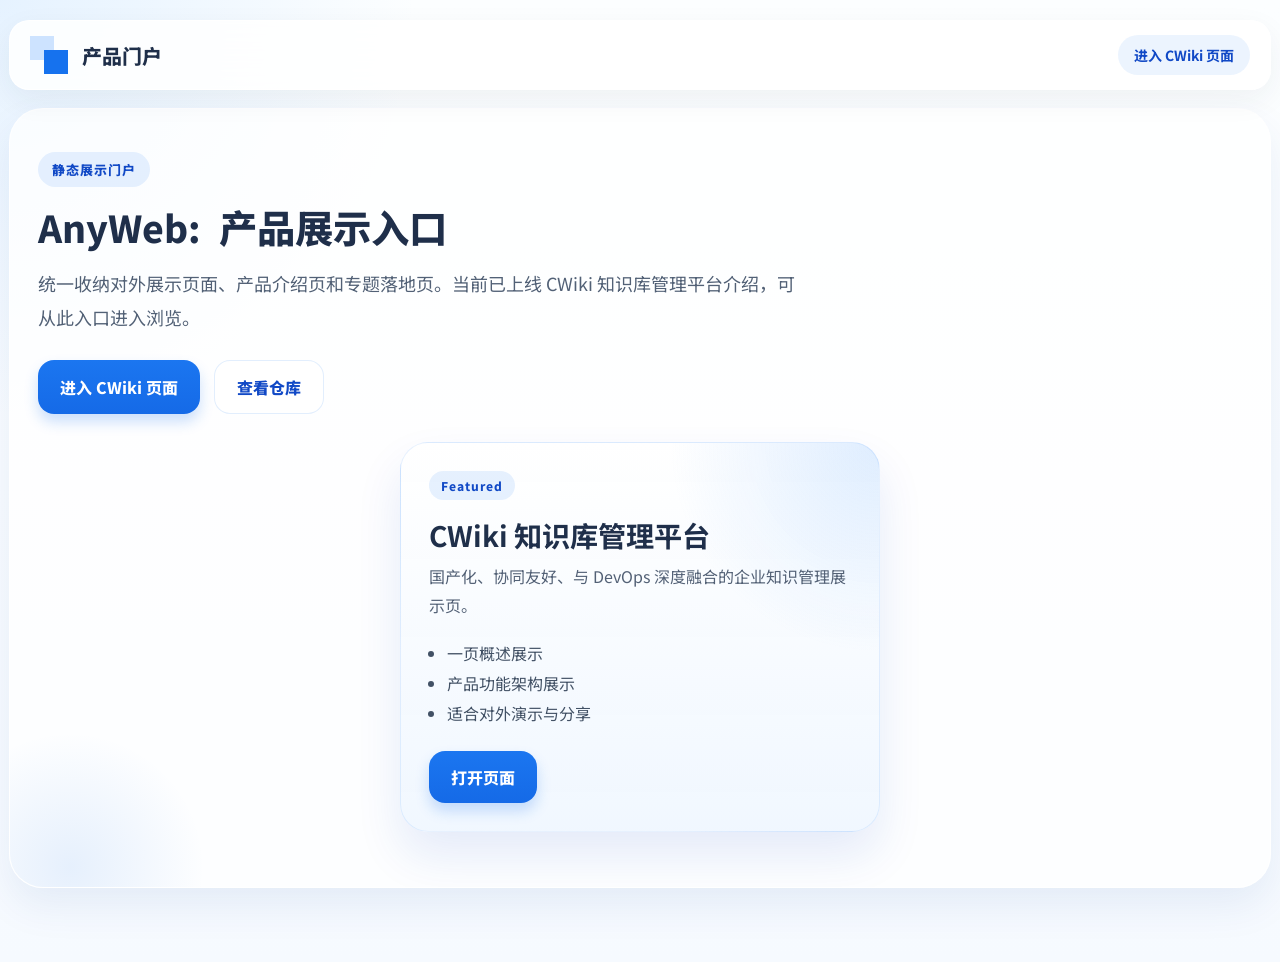
<file: docs/index.html>
<!doctype html>
<html lang="zh-CN">
  <head>
    <meta charset="UTF-8" />
    <meta name="viewport" content="width=device-width, initial-scale=1.0" />
    <title>CWiki 知识库管理平台产品介绍</title>
    <link rel="preconnect" href="https://fonts.googleapis.com" />
    <link rel="preconnect" href="https://fonts.gstatic.com" crossorigin />
    <link
      href="https://fonts.googleapis.com/css2?family=Noto+Sans+SC:wght@400;500;700;800&display=swap"
      rel="stylesheet"
    />
    <link rel="stylesheet" href="./styles.css" />
  </head>
  <body>
    <div class="page-shell">
      <header class="topbar">
        <a class="brand" href="#overview">
          <span class="brand-mark" aria-hidden="true">
            <i></i>
            <i></i>
          </span>
          <span class="brand-name">产品门户</span>
        </a>
        <nav class="topnav">
          <a href="./cwiki_landing_page.html">进入 CWiki 页面</a>
        </nav>
      </header>

      <main>
        <section class="portal-hero panel" id="portal-home">
          <div class="portal-grid">
            <div class="portal-copy">
              <div class="portal-tag">静态展示门户</div>
              <div class="title-row portal-title-row">
                <span class="title-prefix">AnyWeb:</span>
                <h1>产品展示入口</h1>
              </div>
              <p class="portal-desc">
                统一收纳对外展示页面、产品介绍页和专题落地页。当前已上线 CWiki
                知识库管理平台介绍，可从此入口进入浏览。
              </p>
              <div class="portal-actions">
                <a class="portal-button primary" href="./cwiki_landing_page.html">进入 CWiki 页面</a>
                <a class="portal-button secondary" href="https://github.com/jasonfong2024/anyweb" target="_blank" rel="noreferrer">查看仓库</a>
              </div>
            </div>

            <div class="portal-card-area">
              <article class="portal-card featured">
                <div class="portal-card-badge">Featured</div>
                <h2>CWiki 知识库管理平台</h2>
                <p>国产化、协同友好、与 DevOps 深度融合的企业知识管理展示页。</p>
                <ul>
                  <li>一页概述展示</li>
                  <li>产品功能架构展示</li>
                  <li>适合对外演示与分享</li>
                </ul>
                <a class="inline-entry" href="./cwiki_landing_page.html">打开页面</a>
              </article>
            </div>
          </div>
        </section>
      </main>
    </div>

    <script src="./script.js"></script>
  </body>
</html>
</file>
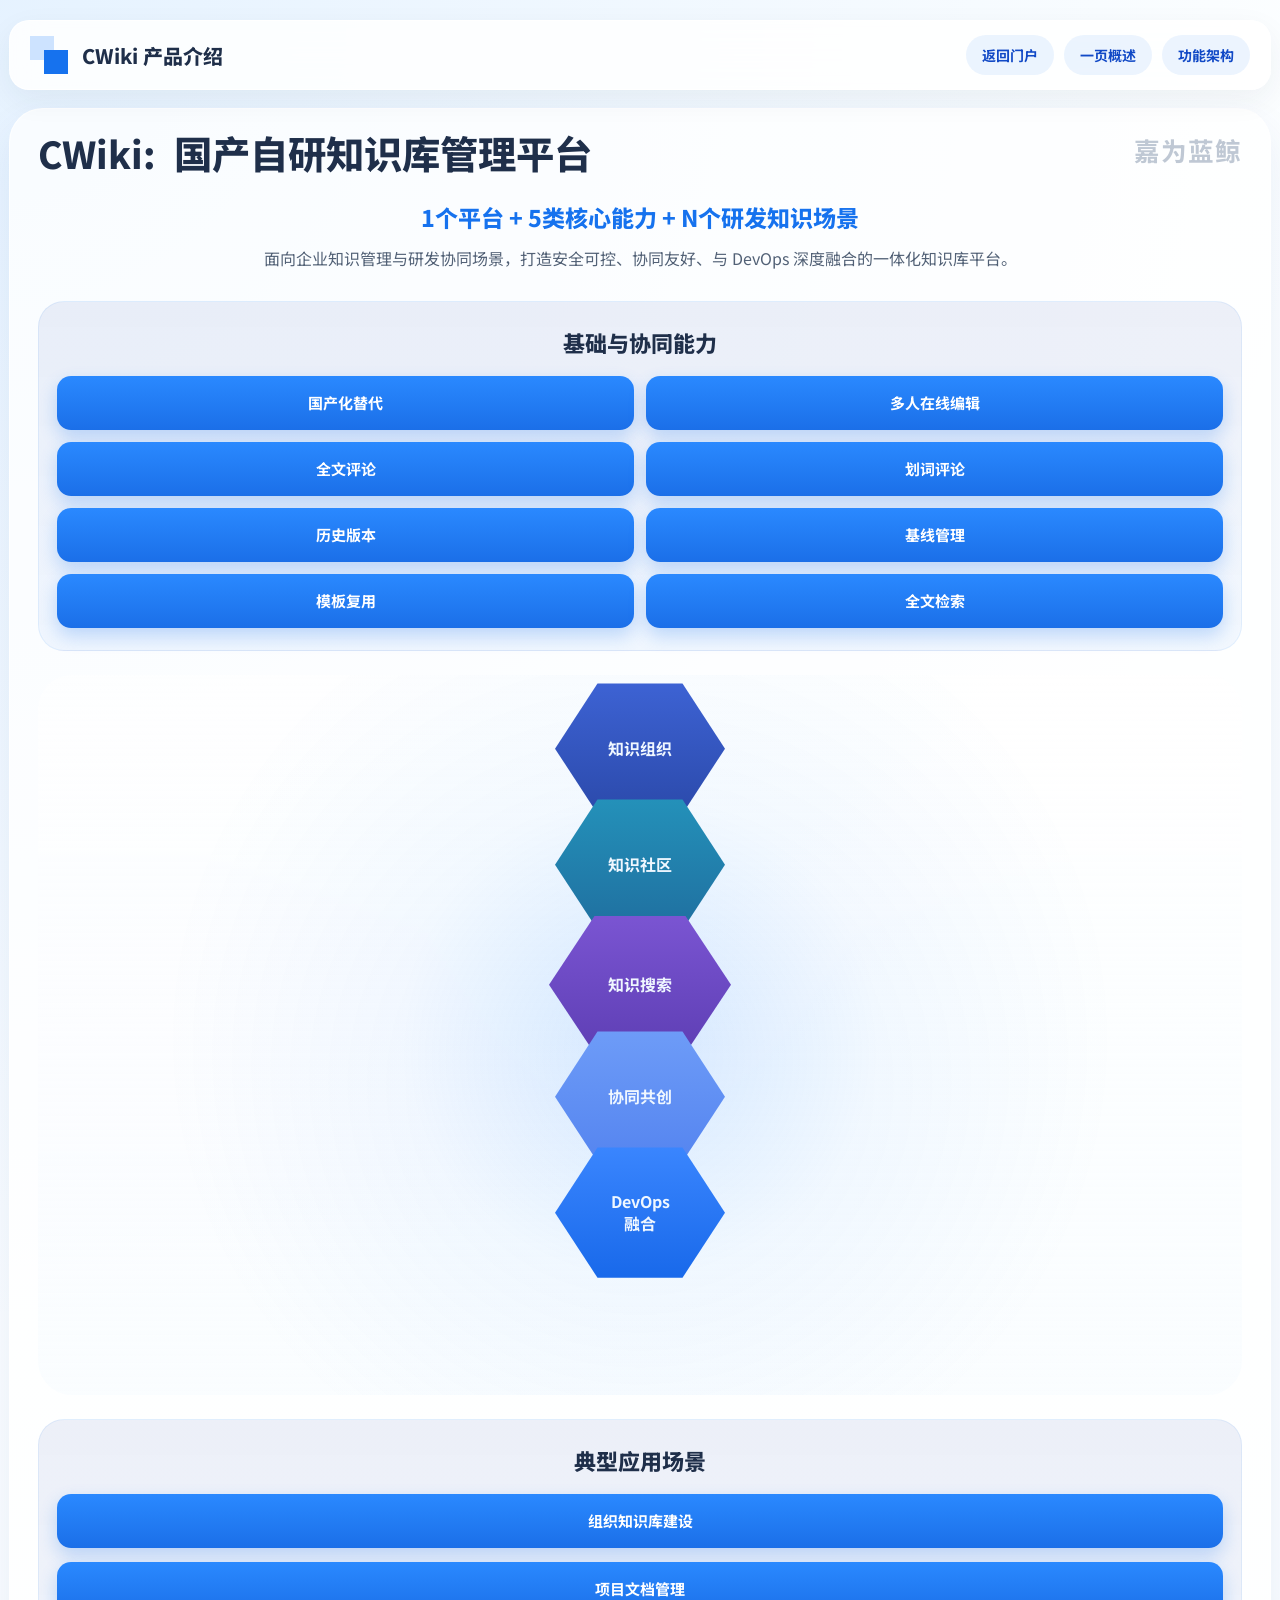
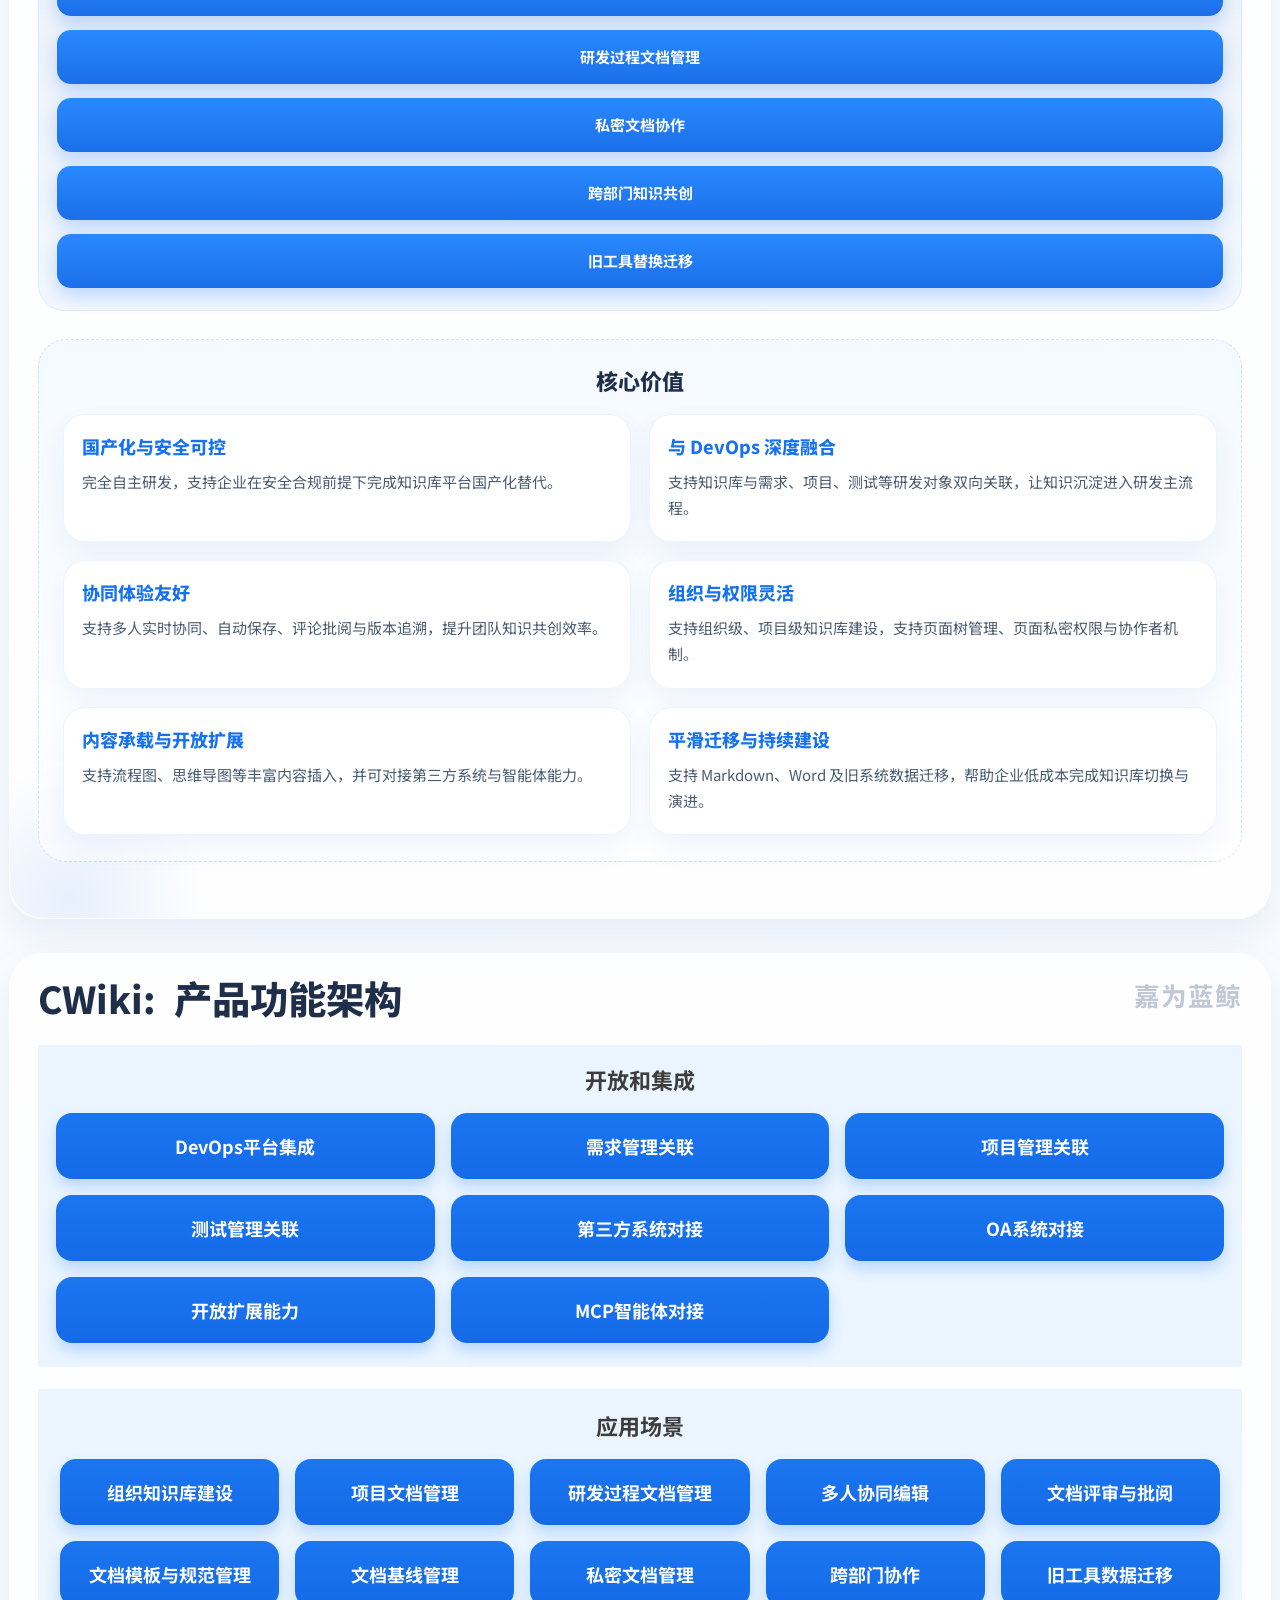
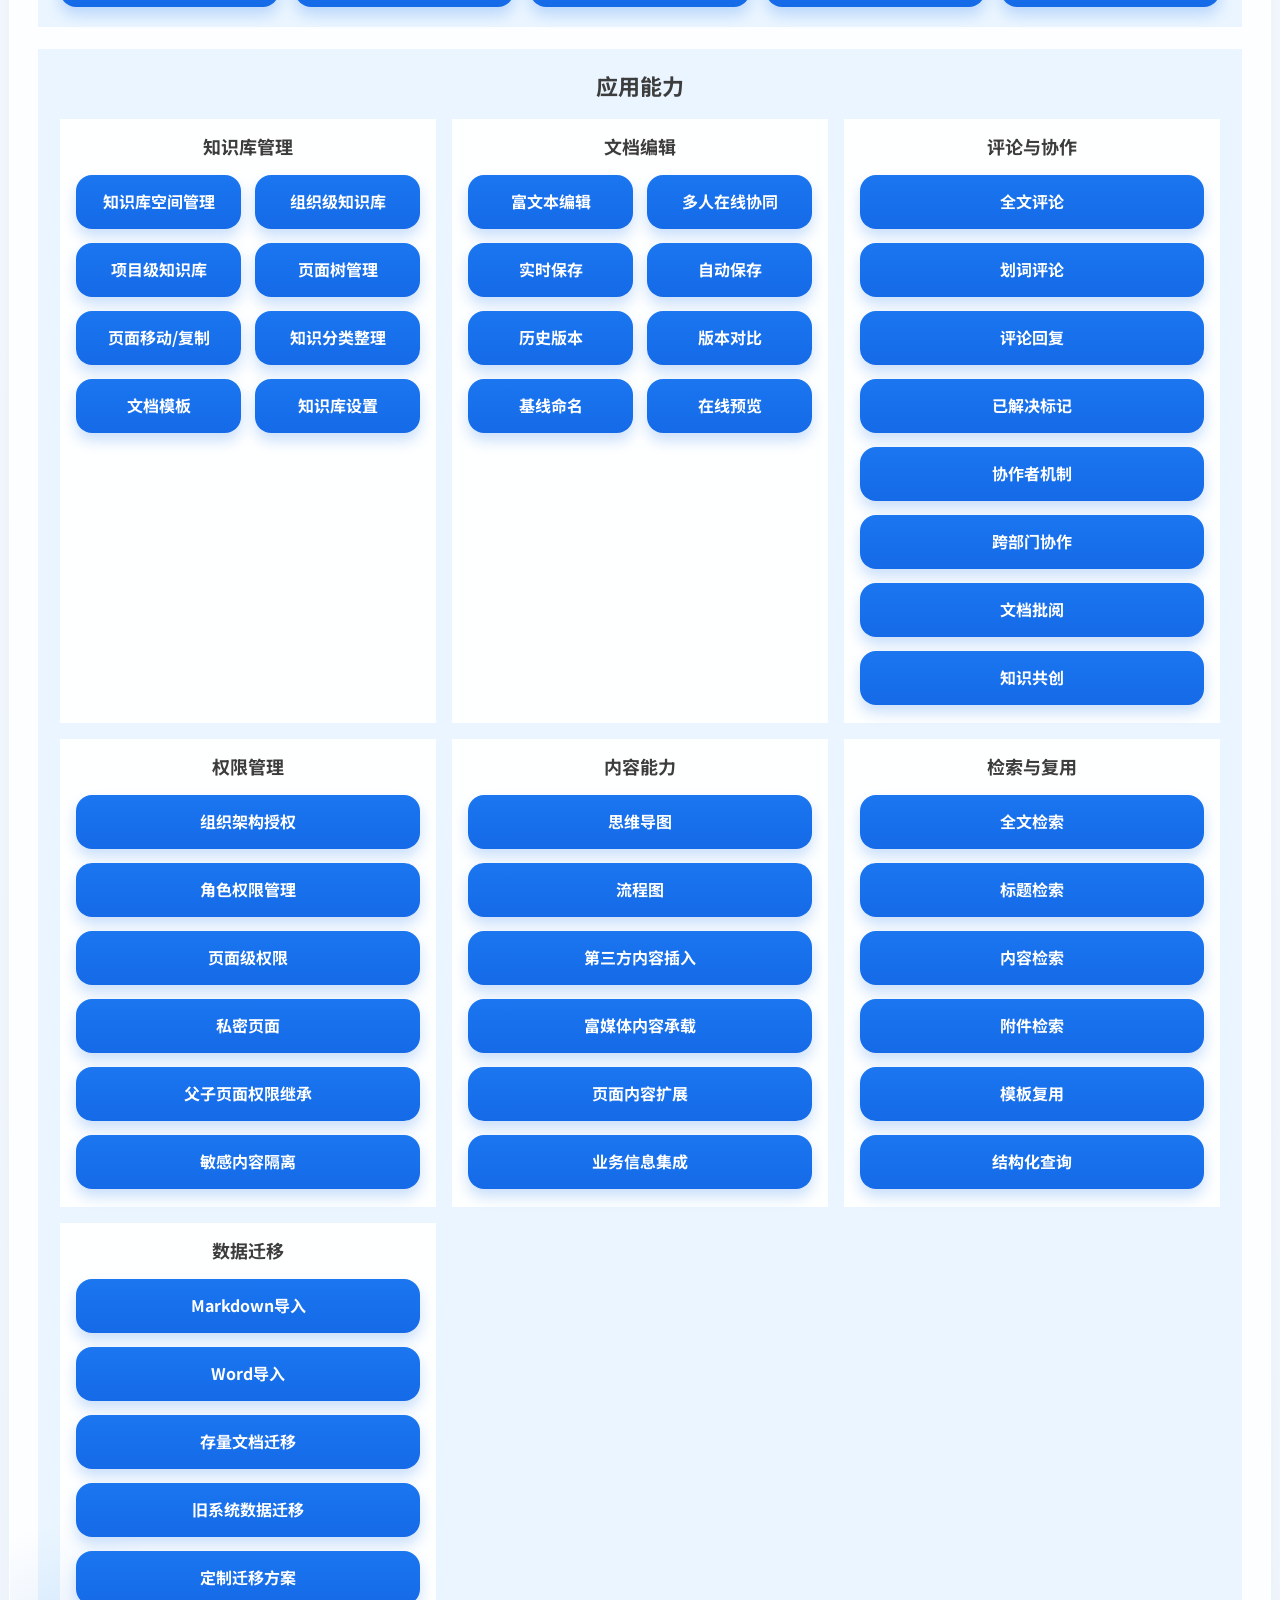
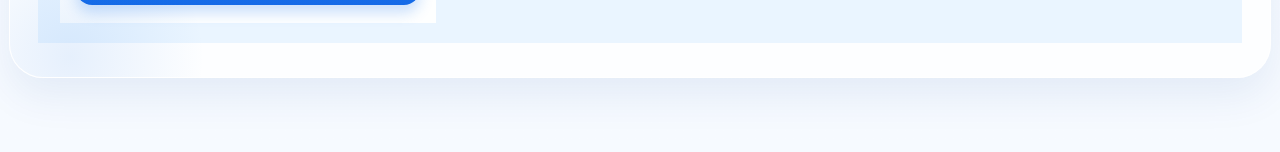
<file: docs/cwiki_landing_page.html>
<!doctype html>
<html lang="zh-CN">
  <head>
    <meta charset="UTF-8" />
    <meta name="viewport" content="width=device-width, initial-scale=1.0" />
    <title>CWiki 知识库管理平台产品介绍</title>
    <link rel="preconnect" href="https://fonts.googleapis.com" />
    <link rel="preconnect" href="https://fonts.gstatic.com" crossorigin />
    <link
      href="https://fonts.googleapis.com/css2?family=Noto+Sans+SC:wght@400;500;700;800&display=swap"
      rel="stylesheet"
    />
    <link rel="stylesheet" href="./styles.css" />
  </head>
  <body>
    <div class="page-shell">
      <header class="topbar">
        <a class="brand" href="#overview">
          <span class="brand-mark" aria-hidden="true">
            <i></i>
            <i></i>
          </span>
          <span class="brand-name">CWiki 产品介绍</span>
        </a>
        <nav class="topnav">
          <a href="./index.html">返回门户</a>
          <a href="#overview">一页概述</a>
          <a href="#architecture">功能架构</a>
        </nav>
      </header>

      <main>
        <section class="hero-section panel" id="overview">
          <div class="section-head">
            <div class="title-row">
              <span class="title-prefix">CWiki:</span>
              <h1>国产自研知识库管理平台</h1>
            </div>
            <div class="logo-ghost">嘉为蓝鲸</div>
          </div>

          <div class="overview-lead">
            <h3>1个平台 + 5类核心能力 + N个研发知识场景</h3>
            <p>
              面向企业知识管理与研发协同场景，打造安全可控、协同友好、与 DevOps 深度融合的一体化知识库平台。
            </p>
          </div>

          <div class="overview-stage">
            <section class="overview-side overview-side-left">
              <h3>基础与协同能力</h3>
              <div class="mini-pill-grid" id="base-pills"></div>
            </section>

            <section class="overview-center">
              <div class="hex-cluster" id="core-hexes"></div>
            </section>

            <section class="overview-side overview-side-right">
              <h3>典型应用场景</h3>
              <div class="scene-list" id="overview-scenes"></div>
            </section>
          </div>

          <section class="value-section">
            <div class="value-title">核心价值</div>
            <div class="value-grid" id="value-grid"></div>
          </section>

        </section>

        <section class="arch-section panel" id="architecture">
          <div class="section-head">
            <div class="title-row">
              <span class="title-prefix">CWiki:</span>
              <h2>产品功能架构</h2>
            </div>
            <div class="logo-ghost">嘉为蓝鲸</div>
          </div>

          <div class="architecture-board">
            <div class="board-main">
              <div class="band scenario-band">
                <div class="band-title">应用场景</div>
                <div class="pill-row" id="scenario-pills"></div>
              </div>

              <div class="capability-area">
                <div class="band-title capability-title">应用能力</div>
                <div class="capability-grid" id="capability-grid"></div>
              </div>

            </div>

            <aside class="integration-side">
              <div class="band-title">开放和集成</div>
              <div class="integration-pills" id="integration-pills"></div>
            </aside>
          </div>
        </section>
      </main>
    </div>

    <script src="./script.js"></script>
  </body>
</html>
</file>
<file: docs/styles.css>
:root {
  --bg: #f6faff;
  --surface: #ffffff;
  --panel: #eaf5ff;
  --panel-strong: #dff0ff;
  --text: #1f2f4a;
  --body: #283548;
  --muted: #bfc8d4;
  --line: rgba(26, 115, 232, 0.08);
  --blue: #1672ee;
  --blue-deep: #1149c6;
  --shadow: 0 18px 40px rgba(16, 63, 157, 0.08);
  --radius: 30px;
  --pill-shadow: 0 8px 14px rgba(22, 114, 238, 0.22);
}

* {
  box-sizing: border-box;
}

html {
  scroll-behavior: smooth;
}

body {
  margin: 0;
  font-family: "Noto Sans SC", "PingFang SC", "Microsoft YaHei", sans-serif;
  color: var(--body);
  background:
    radial-gradient(circle at top left, rgba(102, 176, 255, 0.15), transparent 26%),
    linear-gradient(180deg, #fcfeff 0%, var(--bg) 100%);
}

a {
  color: inherit;
  text-decoration: none;
}

.page-shell {
  width: min(1600px, calc(100vw - 32px));
  margin: 0 auto;
  padding: 20px 0 40px;
}

.topbar {
  position: sticky;
  top: 12px;
  z-index: 20;
  display: flex;
  align-items: center;
  justify-content: space-between;
  gap: 16px;
  padding: 14px 20px;
  margin-bottom: 18px;
  background: rgba(255, 255, 255, 0.86);
  border: 1px solid rgba(255, 255, 255, 0.85);
  border-radius: 20px;
  backdrop-filter: blur(16px);
  box-shadow: 0 10px 30px rgba(31, 47, 74, 0.06);
}

.brand {
  display: inline-flex;
  align-items: center;
  gap: 14px;
  min-width: 0;
}

.brand-mark {
  position: relative;
  width: 38px;
  height: 38px;
  flex: 0 0 38px;
}

.brand-mark i {
  position: absolute;
  display: block;
  width: 24px;
  height: 24px;
}

.brand-mark i:first-child {
  top: 0;
  left: 0;
  background: #cde3ff;
}

.brand-mark i:last-child {
  right: 0;
  bottom: 0;
  background: var(--blue);
}

.brand-name {
  font-size: 20px;
  font-weight: 800;
  color: var(--text);
  white-space: nowrap;
}

.topnav {
  display: inline-flex;
  align-items: center;
  gap: 10px;
  flex-wrap: wrap;
}

.topnav a {
  padding: 10px 16px;
  border-radius: 999px;
  background: rgba(22, 114, 238, 0.08);
  color: var(--blue-deep);
  font-size: 14px;
  font-weight: 700;
}

.panel {
  position: relative;
  overflow: hidden;
  margin-bottom: 34px;
  padding: 22px 28px 34px;
  background: rgba(255, 255, 255, 0.74);
  border: 1px solid rgba(255, 255, 255, 0.84);
  border-radius: 34px;
  box-shadow: var(--shadow);
}

.panel::before {
  content: "";
  position: absolute;
  inset: auto auto -120px -80px;
  width: 280px;
  height: 280px;
  background: radial-gradient(circle, rgba(26, 115, 232, 0.1), transparent 68%);
  pointer-events: none;
}

.section-head {
  display: flex;
  align-items: flex-start;
  justify-content: space-between;
  gap: 16px;
  margin-bottom: 26px;
}

.title-row {
  display: flex;
  align-items: baseline;
  gap: 18px;
  min-width: 0;
}

.title-prefix,
.title-row h1,
.title-row h2 {
  margin: 0;
  color: var(--text);
  line-height: 1.1;
}

.title-prefix {
  font-size: clamp(34px, 2.9vw, 64px);
  font-weight: 800;
}

.title-row h1,
.title-row h2 {
  font-size: clamp(30px, 3vw, 58px);
  font-weight: 800;
}

.logo-ghost {
  flex: 0 0 auto;
  color: var(--muted);
  font-size: clamp(22px, 2vw, 42px);
  font-weight: 700;
  letter-spacing: 0.04em;
}

.portal-hero {
  min-height: calc(100vh - 120px);
  display: flex;
  align-items: center;
}

.portal-grid {
  display: grid;
  grid-template-columns: minmax(0, 1.1fr) minmax(360px, 0.9fr);
  gap: 28px;
  width: 100%;
  align-items: center;
}

.portal-tag {
  display: inline-flex;
  align-items: center;
  padding: 8px 14px;
  margin-bottom: 18px;
  border-radius: 999px;
  background: rgba(22, 114, 238, 0.1);
  color: var(--blue-deep);
  font-size: 13px;
  font-weight: 800;
  letter-spacing: 0.08em;
  text-transform: uppercase;
}

.portal-title-row {
  margin-bottom: 18px;
}

.portal-desc {
  max-width: 760px;
  margin: 0 0 26px;
  color: #526176;
  font-size: clamp(18px, 1.25vw, 24px);
  line-height: 1.9;
}

.portal-actions {
  display: flex;
  flex-wrap: wrap;
  gap: 14px;
}

.portal-button,
.inline-entry {
  display: inline-flex;
  align-items: center;
  justify-content: center;
  padding: 14px 22px;
  border-radius: 16px;
  font-size: 16px;
  font-weight: 800;
  transition: transform 0.2s ease, box-shadow 0.2s ease, background 0.2s ease;
}

.portal-button:hover,
.inline-entry:hover {
  transform: translateY(-2px);
}

.portal-button.primary,
.inline-entry {
  background: linear-gradient(180deg, #1b76f0 0%, #156ae7 100%);
  color: #fff;
  box-shadow: var(--pill-shadow);
}

.portal-button.secondary {
  background: rgba(255, 255, 255, 0.92);
  color: var(--blue-deep);
  border: 1px solid rgba(22, 114, 238, 0.12);
}

.portal-card-area {
  display: flex;
  justify-content: center;
}

.portal-card {
  width: min(100%, 480px);
  padding: 28px;
  border-radius: 28px;
  background:
    radial-gradient(circle at top right, rgba(110, 175, 255, 0.22), transparent 34%),
    linear-gradient(180deg, rgba(255, 255, 255, 0.98), rgba(240, 247, 255, 0.96));
  border: 1px solid rgba(22, 114, 238, 0.1);
  box-shadow: 0 24px 46px rgba(17, 73, 198, 0.1);
}

.portal-card-badge {
  display: inline-flex;
  padding: 6px 12px;
  margin-bottom: 18px;
  border-radius: 999px;
  background: rgba(22, 114, 238, 0.1);
  color: var(--blue-deep);
  font-size: 12px;
  font-weight: 800;
  letter-spacing: 0.08em;
}

.portal-card h2 {
  margin: 0 0 10px;
  color: var(--text);
  font-size: clamp(28px, 2.2vw, 38px);
  line-height: 1.2;
}

.portal-card p {
  margin: 0 0 18px;
  color: #536176;
  font-size: 16px;
  line-height: 1.8;
}

.portal-card ul {
  margin: 0 0 22px;
  padding-left: 18px;
  color: #425165;
  line-height: 1.9;
}

.overview-lead {
  margin-bottom: 28px;
  text-align: center;
}

.overview-lead h3 {
  margin: 0 0 10px;
  color: var(--blue);
  font-size: clamp(22px, 1.8vw, 32px);
  font-weight: 800;
}

.overview-lead p {
  width: min(980px, 100%);
  margin: 0 auto;
  color: #526176;
  font-size: clamp(16px, 1.1vw, 20px);
  line-height: 1.8;
}

.overview-stage {
  display: grid;
  grid-template-columns: 300px minmax(0, 1fr) 300px;
  gap: 24px;
  align-items: center;
  margin-bottom: 28px;
}

.overview-side,
.overview-center,
.value-section {
  position: relative;
}

.overview-side {
  padding: 24px 18px 22px;
  background: linear-gradient(180deg, rgba(31, 61, 166, 0.08), rgba(22, 114, 238, 0.05));
  border-radius: 26px;
  border: 1px solid rgba(22, 114, 238, 0.08);
}

.overview-side h3,
.value-title {
  margin: 0 0 18px;
  color: var(--text);
  font-size: 22px;
  font-weight: 800;
  text-align: center;
}

.mini-pill-grid {
  display: grid;
  grid-template-columns: repeat(2, minmax(0, 1fr));
  gap: 12px;
}

.mini-pill,
.scene-pill {
  display: flex;
  align-items: center;
  justify-content: center;
  min-height: 54px;
  padding: 10px 12px;
  border-radius: 14px;
  color: #fff;
  font-size: 15px;
  font-weight: 700;
  line-height: 1.35;
  text-align: center;
  background: linear-gradient(180deg, #2a89ff 0%, #1b6fe8 100%);
  box-shadow: 0 8px 18px rgba(22, 114, 238, 0.24);
}

.scene-list {
  display: grid;
  gap: 14px;
}

.overview-center {
  min-height: 420px;
  display: grid;
  place-items: center;
  background:
    radial-gradient(circle at center, rgba(118, 179, 255, 0.3), rgba(118, 179, 255, 0.08) 34%, transparent 68%),
    linear-gradient(180deg, rgba(255, 255, 255, 0.6), rgba(234, 245, 255, 0.2));
  border-radius: 34px;
}

.hex-cluster {
  position: relative;
  width: min(100%, 620px);
  min-height: 360px;
}

.hex-node {
  position: absolute;
  display: grid;
  place-items: center;
  width: 170px;
  height: 148px;
  padding: 14px;
  color: #eff7ff;
  text-align: center;
  font-size: 16px;
  font-weight: 700;
  line-height: 1.35;
  clip-path: polygon(25% 6%, 75% 6%, 100% 50%, 75% 94%, 25% 94%, 0% 50%);
  box-shadow: 0 18px 30px rgba(25, 82, 181, 0.22);
}

.hex-node span {
  display: block;
}

.hex-node:nth-child(1) {
  top: 18px;
  left: 110px;
}

.hex-node:nth-child(2) {
  top: 18px;
  right: 110px;
}

.hex-node:nth-child(3) {
  top: 98px;
  left: 50%;
  transform: translateX(-50%);
}

.hex-node:nth-child(4) {
  top: 178px;
  left: 110px;
}

.hex-node:nth-child(5) {
  top: 178px;
  right: 110px;
}

.tone-indigo {
  background: linear-gradient(180deg, #3e64d6 0%, #2a48a8 100%);
}

.tone-teal {
  background: linear-gradient(180deg, #2493bb 0%, #1f6d9e 100%);
}

.tone-violet {
  background: linear-gradient(180deg, #7c56d4 0%, #5c3db2 100%);
}

.tone-blue {
  background: linear-gradient(180deg, #6f9df8 0%, #5383ef 100%);
}

.tone-royal {
  background: linear-gradient(180deg, #3c87ff 0%, #1667e9 100%);
}

.hex-node.is-main {
  width: 182px;
  height: 156px;
}

.value-section {
  padding: 24px 24px 26px;
  margin-bottom: 22px;
  border-radius: 28px;
  border: 1px dashed rgba(22, 114, 238, 0.18);
  background: linear-gradient(180deg, rgba(237, 246, 255, 0.6), rgba(255, 255, 255, 0.55));
}

.value-grid {
  display: grid;
  grid-template-columns: repeat(3, minmax(0, 1fr));
  gap: 18px;
}

.value-card {
  padding: 18px 18px 20px;
  border-radius: 22px;
  background: rgba(255, 255, 255, 0.92);
  border: 1px solid rgba(22, 114, 238, 0.08);
  box-shadow: 0 14px 30px rgba(17, 73, 198, 0.06);
}

.value-card h3 {
  margin: 0 0 10px;
  color: var(--blue);
  font-size: 18px;
  font-weight: 800;
}

.value-card p {
  margin: 0;
  color: #4b5c71;
  font-size: 15px;
  line-height: 1.75;
}

.architecture-board {
  display: grid;
  grid-template-columns: minmax(0, 1fr) 270px;
  gap: 22px;
}

.board-main {
  display: grid;
  gap: 22px;
}

.band,
.capability-area,
.integration-side {
  background: var(--panel);
}

.band,
.capability-area {
  padding: 20px 22px;
}

.integration-side {
  padding: 18px 18px 24px;
}

.band-title,
.capability-title {
  margin-bottom: 18px;
  color: #3d3d3d;
  font-size: clamp(22px, 1.5vw, 34px);
  font-weight: 700;
  text-align: center;
}

.pill-row,
.integration-pills {
  display: grid;
  gap: 16px;
}

.pill-row {
  grid-template-columns: repeat(5, minmax(0, 1fr));
}

.integration-pills {
  grid-template-columns: 1fr;
}

.pill {
  display: flex;
  align-items: center;
  justify-content: center;
  min-height: 66px;
  padding: 12px 16px;
  border-radius: 16px;
  background: linear-gradient(180deg, #1b76f0 0%, #156ae7 100%);
  color: #fff;
  text-align: center;
  font-size: 18px;
  font-weight: 700;
  line-height: 1.35;
  box-shadow: var(--pill-shadow);
}

.capability-grid {
  display: grid;
  grid-template-columns: 1.45fr 1.45fr 1fr 1fr 1fr;
  gap: 16px;
}

.cap-panel {
  padding: 14px 16px 18px;
  background: rgba(255, 255, 255, 0.96);
}

.cap-panel h3 {
  margin: 0 0 16px;
  color: #3d3d3d;
  font-size: 18px;
  font-weight: 700;
  text-align: center;
}

.cap-panel .pill-list {
  display: grid;
  gap: 14px;
}

.cap-panel.cols-2 .pill-list {
  grid-template-columns: repeat(2, minmax(0, 1fr));
}

.cap-panel.cols-1 .pill-list {
  grid-template-columns: 1fr;
}

.cap-panel .pill {
  min-height: 54px;
  font-size: 16px;
}

@media (max-width: 1320px) {
  .page-shell {
    width: min(100%, calc(100vw - 18px));
  }

  .overview-grid {
    grid-template-columns: repeat(2, minmax(0, 1fr));
  }

  .portal-grid,
  .overview-stage {
    grid-template-columns: 1fr;
  }

  .hex-cluster {
    width: 100%;
    min-height: 720px;
  }

  .hex-node:nth-child(1),
  .hex-node:nth-child(2),
  .hex-node:nth-child(3),
  .hex-node:nth-child(4),
  .hex-node:nth-child(5) {
    left: 50%;
    right: auto;
    transform: translateX(-50%);
  }

  .hex-node:nth-child(1) {
    top: 0;
  }

  .hex-node:nth-child(2) {
    top: 116px;
  }

  .hex-node:nth-child(3) {
    top: 232px;
  }

  .hex-node:nth-child(4) {
    top: 348px;
  }

  .hex-node:nth-child(5) {
    top: 464px;
  }

  .value-grid {
    grid-template-columns: repeat(2, minmax(0, 1fr));
  }

  .architecture-board {
    grid-template-columns: 1fr;
  }

  .integration-side {
    order: -1;
  }

  .integration-pills {
    grid-template-columns: repeat(3, minmax(0, 1fr));
  }

  .capability-grid {
    grid-template-columns: repeat(3, minmax(0, 1fr));
  }
}

@media (max-width: 900px) {
  .topbar,
  .section-head,
  .title-row,
  .portal-actions {
    flex-direction: column;
    align-items: flex-start;
  }

  .logo-ghost {
    align-self: flex-end;
  }

  .capability-grid,
  .pill-row,
  .integration-pills {
    grid-template-columns: 1fr;
  }

  .mini-pill-grid,
  .value-grid {
    grid-template-columns: 1fr;
  }

  .overview-side,
  .value-section,
  .band,
  .capability-area,
  .integration-side {
    padding-left: 16px;
    padding-right: 16px;
  }

  .hex-cluster {
    min-height: 700px;
  }

  .pill {
    min-height: 56px;
    font-size: 16px;
  }
}
</file>
